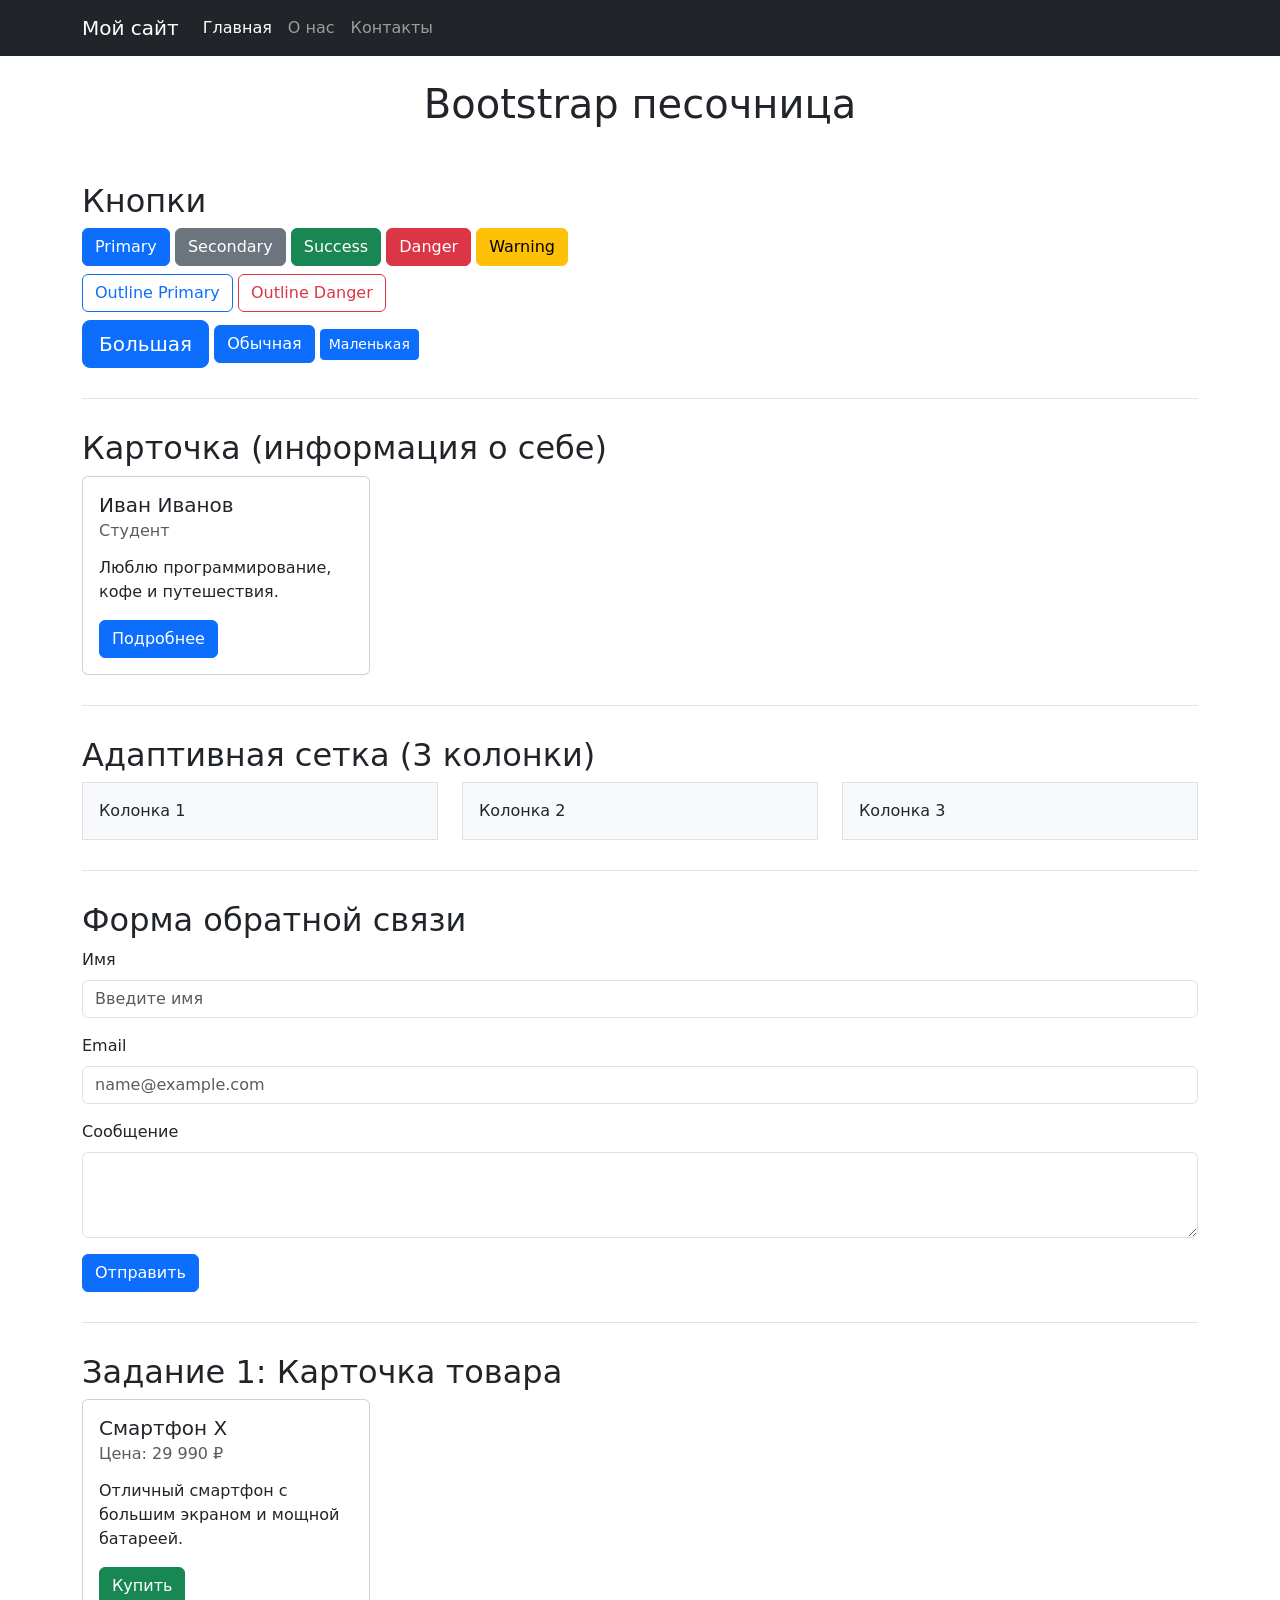
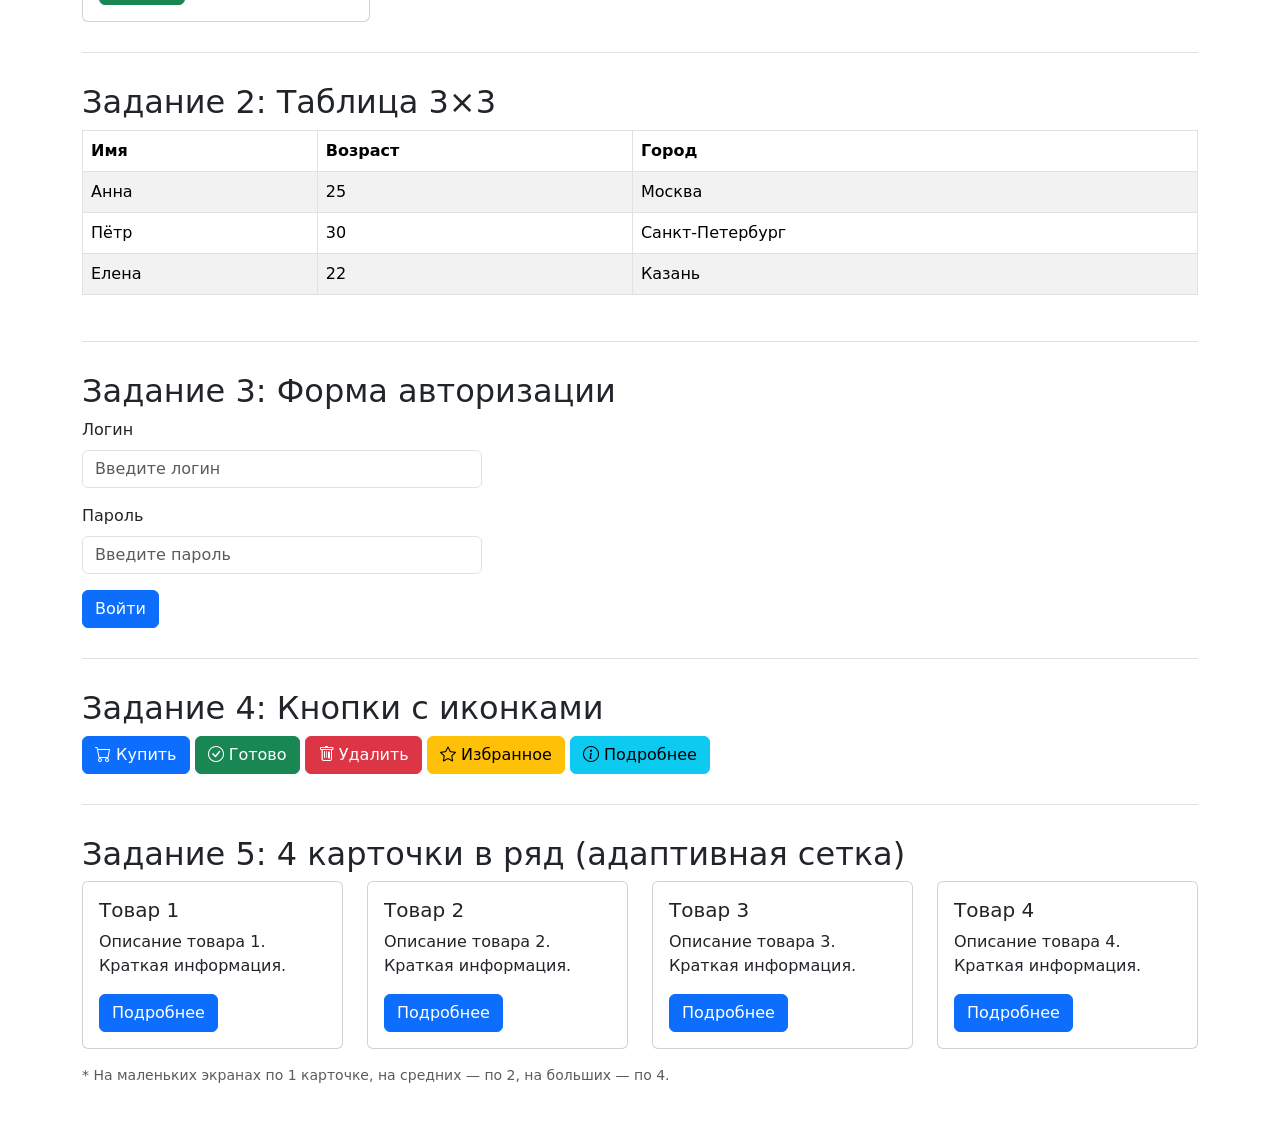
<file: guestbook/bootstrap-sandbox/index.html>
<!DOCTYPE html>
<html lang="ru">
<head>
    <meta charset="UTF-8">
    <meta name="viewport" content="width=device-width, initial-scale=1.0">
    <title>Bootstrap песочница</title>
    <!-- Подключаем Bootstrap CSS -->
    <link href="https://cdn.jsdelivr.net/npm/bootstrap@5.3.0/dist/css/bootstrap.min.css" rel="stylesheet">
    <!-- Подключаем Bootstrap Icons (задание 4) -->
    <link href="https://cdn.jsdelivr.net/npm/bootstrap-icons@1.10.5/font/bootstrap-icons.css" rel="stylesheet">
    <!-- Небольшие свои стили для отступов и оформления -->
    <style>
        .section {
            padding-top: 30px;
            padding-bottom: 30px;
            border-bottom: 1px solid #dee2e6;
        }
        .section:last-child {
            border-bottom: none;
        }
        .card-img-top {
            height: 150px;
            object-fit: cover;
            background-color: #f8f9fa;
        }
        .table td, .table th {
            vertical-align: middle;
        }
    </style>
</head>
<body>

    <!-- ==================== НАВИГАЦИЯ (шаг 7) ==================== -->
    <nav class="navbar navbar-expand-lg bg-dark navbar-dark">
        <div class="container">
            <a class="navbar-brand" href="#">Мой сайт</a>
            <button class="navbar-toggler" type="button" data-bs-toggle="collapse" data-bs-target="#navbarNav">
                <span class="navbar-toggler-icon"></span>
            </button>
            <div class="collapse navbar-collapse" id="navbarNav">
                <ul class="navbar-nav">
                    <li class="nav-item">
                        <a class="nav-link active" href="#">Главная</a>
                    </li>
                    <li class="nav-item">
                        <a class="nav-link" href="#">О нас</a>
                    </li>
                    <li class="nav-item">
                        <a class="nav-link" href="#">Контакты</a>
                    </li>
                </ul>
            </div>
        </div>
    </nav>

    <div class="container mt-4">

        <!-- ==================== ЗАГОЛОВОК ==================== -->
        <h1 class="text-center mb-4">Bootstrap песочница</h1>

        <!-- ==================== КНОПКИ (шаг 3) ==================== -->
        <section class="section">
            <h2>Кнопки</h2>
            <div>
                <button class="btn btn-primary">Primary</button>
                <button class="btn btn-secondary">Secondary</button>
                <button class="btn btn-success">Success</button>
                <button class="btn btn-danger">Danger</button>
                <button class="btn btn-warning">Warning</button>
            </div>
            <div class="mt-2">
                <button class="btn btn-outline-primary">Outline Primary</button>
                <button class="btn btn-outline-danger">Outline Danger</button>
            </div>
            <div class="mt-2">
                <button class="btn btn-primary btn-lg">Большая</button>
                <button class="btn btn-primary">Обычная</button>
                <button class="btn btn-primary btn-sm">Маленькая</button>
            </div>
        </section>

        <!-- ==================== КАРТОЧКА (шаг 4) ==================== -->
        <section class="section">
            <h2>Карточка (информация о себе)</h2>
            <div class="card" style="width: 18rem;">
                <div class="card-body">
                    <h5 class="card-title">Иван Иванов</h5>
                    <h6 class="card-subtitle text-muted">Студент</h6>
                    <p class="card-text mt-3">Люблю программирование, кофе и путешествия.</p>
                    <a href="#" class="btn btn-primary">Подробнее</a>
                </div>
            </div>
        </section>

        <!-- ==================== АДАПТИВНАЯ СЕТКА (шаг 5) ==================== -->
        <section class="section">
            <h2>Адаптивная сетка (3 колонки)</h2>
            <div class="row">
                <div class="col-md-4">
                    <div class="bg-light p-3 border">Колонка 1</div>
                </div>
                <div class="col-md-4">
                    <div class="bg-light p-3 border">Колонка 2</div>
                </div>
                <div class="col-md-4">
                    <div class="bg-light p-3 border">Колонка 3</div>
                </div>
            </div>
        </section>

        <!-- ==================== ФОРМА ОБРАТНОЙ СВЯЗИ (шаг 6) ==================== -->
        <section class="section">
            <h2>Форма обратной связи</h2>
            <form>
                <div class="mb-3">
                    <label for="name" class="form-label">Имя</label>
                    <input type="text" class="form-control" id="name" placeholder="Введите имя">
                </div>
                <div class="mb-3">
                    <label for="email" class="form-label">Email</label>
                    <input type="email" class="form-control" id="email" placeholder="name@example.com">
                </div>
                <div class="mb-3">
                    <label for="message" class="form-label">Сообщение</label>
                    <textarea class="form-control" id="message" rows="3"></textarea>
                </div>
                <button type="submit" class="btn btn-primary">Отправить</button>
            </form>
        </section>

        <!-- ==================== ЗАДАНИЕ 1: КАРТОЧКА ТОВАРА ==================== -->
        <section class="section">
            <h2>Задание 1: Карточка товара</h2>
            <div class="card" style="width: 18rem;">
                <div class="card-body">
                    <h5 class="card-title">Смартфон X</h5>
                    <h6 class="card-subtitle text-muted">Цена: 29 990 ₽</h6>
                    <p class="card-text mt-3">Отличный смартфон с большим экраном и мощной батареей.</p>
                    <a href="#" class="btn btn-success">Купить</a>
                </div>
            </div>
        </section>

        <!-- ==================== ЗАДАНИЕ 2: ТАБЛИЦА 3×3 ==================== -->
        <section class="section">
            <h2>Задание 2: Таблица 3×3</h2>
            <table class="table table-bordered table-striped">
                <thead>
                    <tr>
                        <th>Имя</th>
                        <th>Возраст</th>
                        <th>Город</th>
                    </tr>
                </thead>
                <tbody>
                    <tr>
                        <td>Анна</td>
                        <td>25</td>
                        <td>Москва</td>
                    </tr>
                    <tr>
                        <td>Пётр</td>
                        <td>30</td>
                        <td>Санкт-Петербург</td>
                    </tr>
                    <tr>
                        <td>Елена</td>
                        <td>22</td>
                        <td>Казань</td>
                    </tr>
                </tbody>
            </table>
        </section>

        <!-- ==================== ЗАДАНИЕ 3: ФОРМА АВТОРИЗАЦИИ ==================== -->
        <section class="section">
            <h2>Задание 3: Форма авторизации</h2>
            <form style="max-width: 400px;">
                <div class="mb-3">
                    <label for="login" class="form-label">Логин</label>
                    <input type="text" class="form-control" id="login" placeholder="Введите логин">
                </div>
                <div class="mb-3">
                    <label for="password" class="form-label">Пароль</label>
                    <input type="password" class="form-control" id="password" placeholder="Введите пароль">
                </div>
                <button type="submit" class="btn btn-primary">Войти</button>
            </form>
        </section>

        <!-- ==================== ЗАДАНИЕ 4: ИКОНКИ НА КНОПКАХ ==================== -->
        <section class="section">
            <h2>Задание 4: Кнопки с иконками</h2>
            <div>
                <button class="btn btn-primary"><i class="bi bi-cart"></i> Купить</button>
                <button class="btn btn-success"><i class="bi bi-check-circle"></i> Готово</button>
                <button class="btn btn-danger"><i class="bi bi-trash"></i> Удалить</button>
                <button class="btn btn-warning"><i class="bi bi-star"></i> Избранное</button>
                <button class="btn btn-info"><i class="bi bi-info-circle"></i> Подробнее</button>
            </div>
        </section>

        <!-- ==================== ЗАДАНИЕ 5: 4 КАРТОЧКИ В РЯД ==================== -->
        <section class="section">
            <h2>Задание 5: 4 карточки в ряд (адаптивная сетка)</h2>
            <div class="row">
                <!-- Карточка 1 -->
                <div class="col-sm-6 col-md-4 col-lg-3 mb-3">
                    <div class="card h-100">
                        <div class="card-body">
                            <h5 class="card-title">Товар 1</h5>
                            <p class="card-text">Описание товара 1. Краткая информация.</p>
                            <a href="#" class="btn btn-primary">Подробнее</a>
                        </div>
                    </div>
                </div>
                <!-- Карточка 2 -->
                <div class="col-sm-6 col-md-4 col-lg-3 mb-3">
                    <div class="card h-100">
                        <div class="card-body">
                            <h5 class="card-title">Товар 2</h5>
                            <p class="card-text">Описание товара 2. Краткая информация.</p>
                            <a href="#" class="btn btn-primary">Подробнее</a>
                        </div>
                    </div>
                </div>
                <!-- Карточка 3 -->
                <div class="col-sm-6 col-md-4 col-lg-3 mb-3">
                    <div class="card h-100">
                        <div class="card-body">
                            <h5 class="card-title">Товар 3</h5>
                            <p class="card-text">Описание товара 3. Краткая информация.</p>
                            <a href="#" class="btn btn-primary">Подробнее</a>
                        </div>
                    </div>
                </div>
                <!-- Карточка 4 -->
                <div class="col-sm-6 col-md-4 col-lg-3 mb-3">
                    <div class="card h-100">
                        <div class="card-body">
                            <h5 class="card-title">Товар 4</h5>
                            <p class="card-text">Описание товара 4. Краткая информация.</p>
                            <a href="#" class="btn btn-primary">Подробнее</a>
                        </div>
                    </div>
                </div>
            </div>
            <p class="text-muted small">* На маленьких экранах по 1 карточке, на средних — по 2, на больших — по 4.</p>
        </section>

    </div> <!-- /container -->

    <!-- Подключаем Bootstrap JS (для работы навигационного меню) -->
    <script src="https://cdn.jsdelivr.net/npm/bootstrap@5.3.0/dist/js/bootstrap.bundle.min.js"></script>

</body>
</html>
</file>
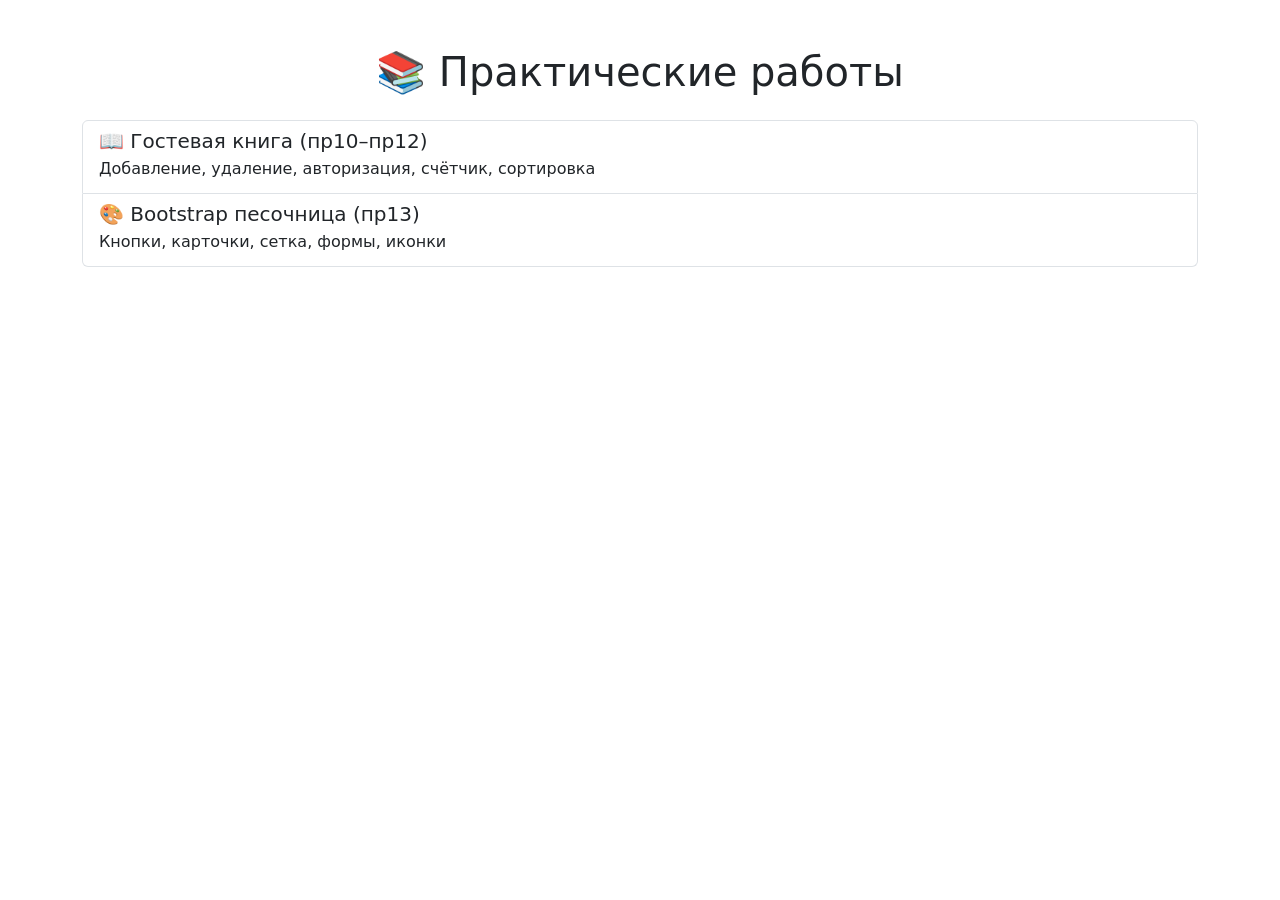
<file: guestbook/templates/index.html>
<!DOCTYPE html>
<html>
<head>
    <meta charset="utf-8">
    <meta name="viewport" content="width=device-width, initial-scale=1.0">
    <title>Практические работы</title>
    <link href="https://cdn.jsdelivr.net/npm/bootstrap@5.3.0/dist/css/bootstrap.min.css" rel="stylesheet">
</head>
<body>
    <div class="container mt-5">
        <h1 class="text-center">📚 Практические работы</h1>
        <div class="list-group mt-4">
            <a href="/guestbook" class="list-group-item list-group-item-action">
                <h5 class="mb-1">📖 Гостевая книга (пр10–пр12)</h5>
                <p class="mb-1">Добавление, удаление, авторизация, счётчик, сортировка</p>
            </a>
            <a href="/bootstrap" class="list-group-item list-group-item-action">
                <h5 class="mb-1">🎨 Bootstrap песочница (пр13)</h5>
                <p class="mb-1">Кнопки, карточки, сетка, формы, иконки</p>
            </a>
        </div>
    </div>
</body>
</html>
</file>
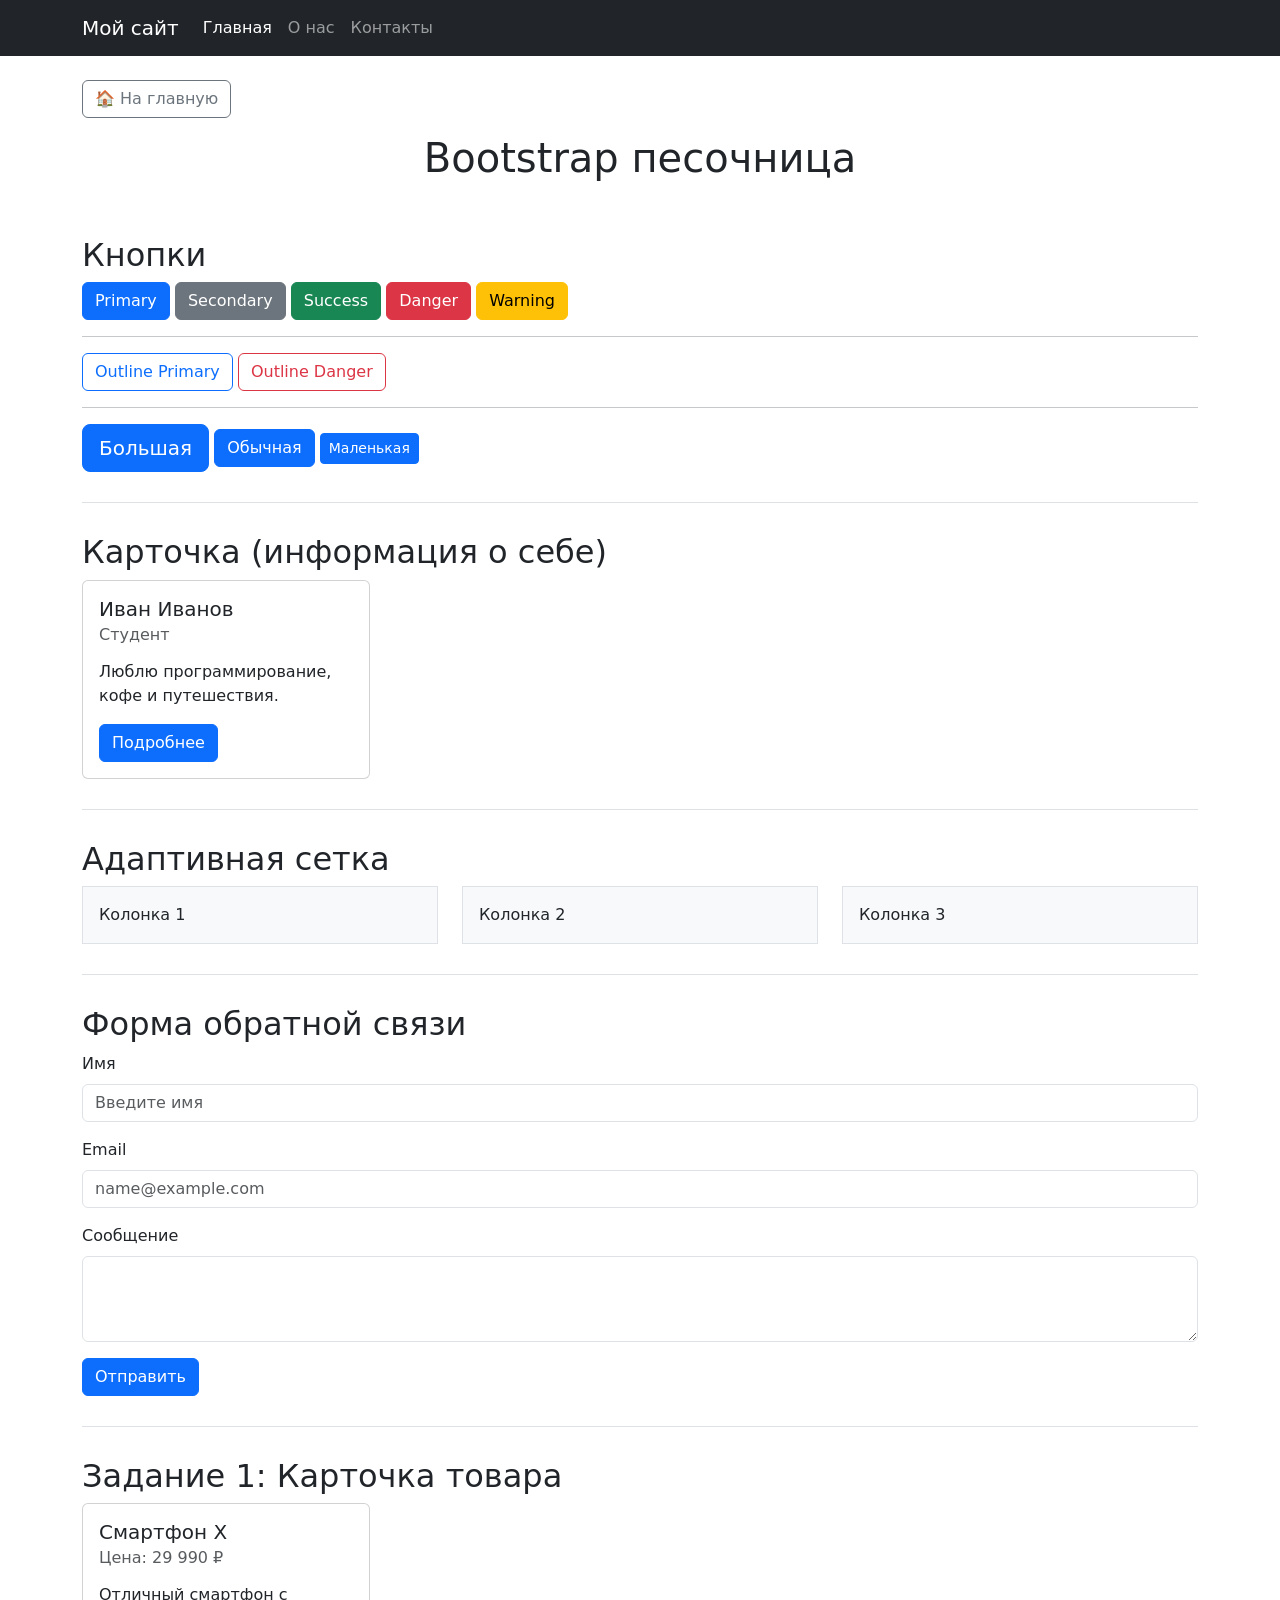
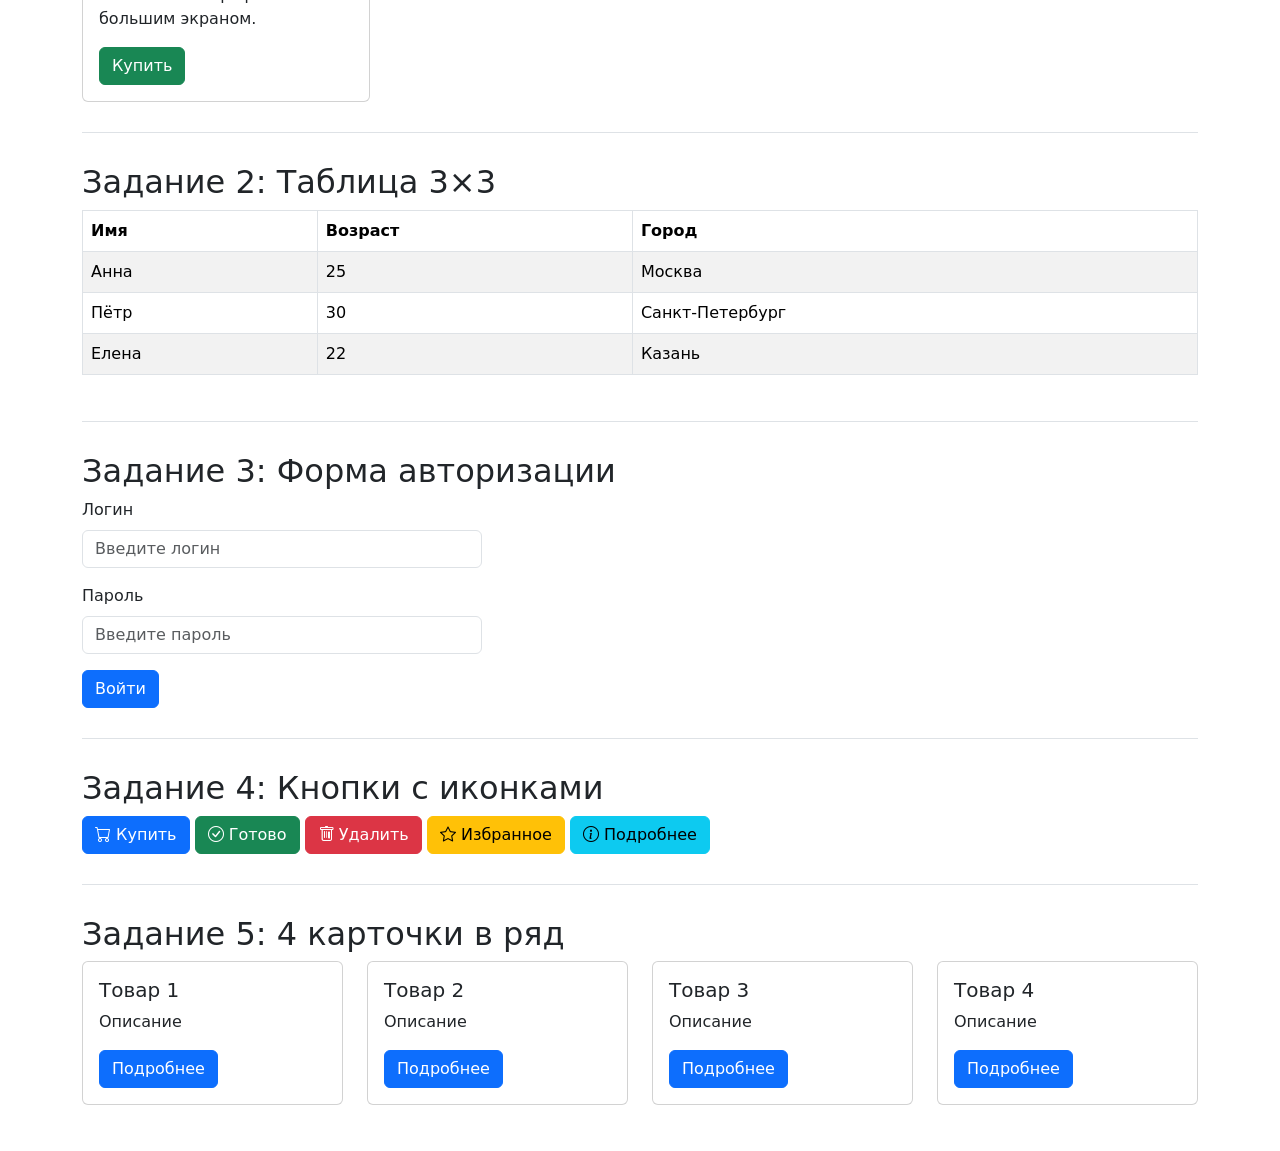
<file: guestbook/templates/bootstrap.html>
<!DOCTYPE html>
<html lang="ru">
<head>
    <meta charset="UTF-8">
    <meta name="viewport" content="width=device-width, initial-scale=1.0">
    <title>Bootstrap песочница</title>
    <link href="https://cdn.jsdelivr.net/npm/bootstrap@5.3.0/dist/css/bootstrap.min.css" rel="stylesheet">
    <link href="https://cdn.jsdelivr.net/npm/bootstrap-icons@1.10.5/font/bootstrap-icons.css" rel="stylesheet">
    <style>
        .section { padding-top: 30px; padding-bottom: 30px; border-bottom: 1px solid #dee2e6; }
        .section:last-child { border-bottom: none; }
    </style>
</head>
<body>
    <!-- Навигация (как в пр13) -->
    <nav class="navbar navbar-expand-lg bg-dark navbar-dark">
        <div class="container">
            <a class="navbar-brand" href="#">Мой сайт</a>
            <button class="navbar-toggler" type="button" data-bs-toggle="collapse" data-bs-target="#navbarNav">
                <span class="navbar-toggler-icon"></span>
            </button>
            <div class="collapse navbar-collapse" id="navbarNav">
                <ul class="navbar-nav">
                    <li class="nav-item"><a class="nav-link active" href="#">Главная</a></li>
                    <li class="nav-item"><a class="nav-link" href="#">О нас</a></li>
                    <li class="nav-item"><a class="nav-link" href="#">Контакты</a></li>
                </ul>
            </div>
        </div>
    </nav>

    <div class="container mt-4">
        <!-- Ссылка на главное меню -->
        <div class="mb-3"><a href="/" class="btn btn-outline-secondary">🏠 На главную</a></div>

        <h1 class="text-center mb-4">Bootstrap песочница</h1>

        <!-- Кнопки -->
        <section class="section">
            <h2>Кнопки</h2>
            <button class="btn btn-primary">Primary</button>
            <button class="btn btn-secondary">Secondary</button>
            <button class="btn btn-success">Success</button>
            <button class="btn btn-danger">Danger</button>
            <button class="btn btn-warning">Warning</button>
            <hr>
            <button class="btn btn-outline-primary">Outline Primary</button>
            <button class="btn btn-outline-danger">Outline Danger</button>
            <hr>
            <button class="btn btn-primary btn-lg">Большая</button>
            <button class="btn btn-primary">Обычная</button>
            <button class="btn btn-primary btn-sm">Маленькая</button>
        </section>

        <!-- Карточка (о себе) -->
        <section class="section">
            <h2>Карточка (информация о себе)</h2>
            <div class="card" style="width: 18rem;">
                <div class="card-body">
                    <h5 class="card-title">Иван Иванов</h5>
                    <h6 class="card-subtitle text-muted">Студент</h6>
                    <p class="card-text mt-3">Люблю программирование, кофе и путешествия.</p>
                    <a href="#" class="btn btn-primary">Подробнее</a>
                </div>
            </div>
        </section>

        <!-- Сетка -->
        <section class="section">
            <h2>Адаптивная сетка</h2>
            <div class="row">
                <div class="col-md-4"><div class="bg-light p-3 border">Колонка 1</div></div>
                <div class="col-md-4"><div class="bg-light p-3 border">Колонка 2</div></div>
                <div class="col-md-4"><div class="bg-light p-3 border">Колонка 3</div></div>
            </div>
        </section>

        <!-- Форма -->
        <section class="section">
            <h2>Форма обратной связи</h2>
            <form>
                <div class="mb-3">
                    <label for="name" class="form-label">Имя</label>
                    <input type="text" class="form-control" id="name" placeholder="Введите имя">
                </div>
                <div class="mb-3">
                    <label for="email" class="form-label">Email</label>
                    <input type="email" class="form-control" id="email" placeholder="name@example.com">
                </div>
                <div class="mb-3">
                    <label for="message" class="form-label">Сообщение</label>
                    <textarea class="form-control" id="message" rows="3"></textarea>
                </div>
                <button type="submit" class="btn btn-primary">Отправить</button>
            </form>
        </section>

        <!-- Задание 1: Карточка товара -->
        <section class="section">
            <h2>Задание 1: Карточка товара</h2>
            <div class="card" style="width: 18rem;">
                <div class="card-body">
                    <h5 class="card-title">Смартфон X</h5>
                    <h6 class="card-subtitle text-muted">Цена: 29 990 ₽</h6>
                    <p class="card-text mt-3">Отличный смартфон с большим экраном.</p>
                    <a href="#" class="btn btn-success">Купить</a>
                </div>
            </div>
        </section>

        <!-- Задание 2: Таблица -->
        <section class="section">
            <h2>Задание 2: Таблица 3×3</h2>
            <table class="table table-bordered table-striped">
                <thead><tr><th>Имя</th><th>Возраст</th><th>Город</th></tr></thead>
                <tbody>
                    <tr><td>Анна</td><td>25</td><td>Москва</td></tr>
                    <tr><td>Пётр</td><td>30</td><td>Санкт-Петербург</td></tr>
                    <tr><td>Елена</td><td>22</td><td>Казань</td></tr>
                </tbody>
            </table>
        </section>

        <!-- Задание 3: Форма авторизации -->
        <section class="section">
            <h2>Задание 3: Форма авторизации</h2>
            <form style="max-width: 400px;">
                <div class="mb-3">
                    <label for="login" class="form-label">Логин</label>
                    <input type="text" class="form-control" id="login" placeholder="Введите логин">
                </div>
                <div class="mb-3">
                    <label for="password" class="form-label">Пароль</label>
                    <input type="password" class="form-control" id="password" placeholder="Введите пароль">
                </div>
                <button type="submit" class="btn btn-primary">Войти</button>
            </form>
        </section>

        <!-- Задание 4: Иконки -->
        <section class="section">
            <h2>Задание 4: Кнопки с иконками</h2>
            <button class="btn btn-primary"><i class="bi bi-cart"></i> Купить</button>
            <button class="btn btn-success"><i class="bi bi-check-circle"></i> Готово</button>
            <button class="btn btn-danger"><i class="bi bi-trash"></i> Удалить</button>
            <button class="btn btn-warning"><i class="bi bi-star"></i> Избранное</button>
            <button class="btn btn-info"><i class="bi bi-info-circle"></i> Подробнее</button>
        </section>

        <!-- Задание 5: 4 карточки в ряд -->
        <section class="section">
            <h2>Задание 5: 4 карточки в ряд</h2>
            <div class="row">
                <div class="col-sm-6 col-md-4 col-lg-3 mb-3">
                    <div class="card h-100"><div class="card-body"><h5 class="card-title">Товар 1</h5><p class="card-text">Описание</p><a href="#" class="btn btn-primary">Подробнее</a></div></div>
                </div>
                <div class="col-sm-6 col-md-4 col-lg-3 mb-3">
                    <div class="card h-100"><div class="card-body"><h5 class="card-title">Товар 2</h5><p class="card-text">Описание</p><a href="#" class="btn btn-primary">Подробнее</a></div></div>
                </div>
                <div class="col-sm-6 col-md-4 col-lg-3 mb-3">
                    <div class="card h-100"><div class="card-body"><h5 class="card-title">Товар 3</h5><p class="card-text">Описание</p><a href="#" class="btn btn-primary">Подробнее</a></div></div>
                </div>
                <div class="col-sm-6 col-md-4 col-lg-3 mb-3">
                    <div class="card h-100"><div class="card-body"><h5 class="card-title">Товар 4</h5><p class="card-text">Описание</p><a href="#" class="btn btn-primary">Подробнее</a></div></div>
                </div>
            </div>
        </section>
    </div>

    <script src="https://cdn.jsdelivr.net/npm/bootstrap@5.3.0/dist/js/bootstrap.bundle.min.js"></script>
</body>
</html>
</file>
